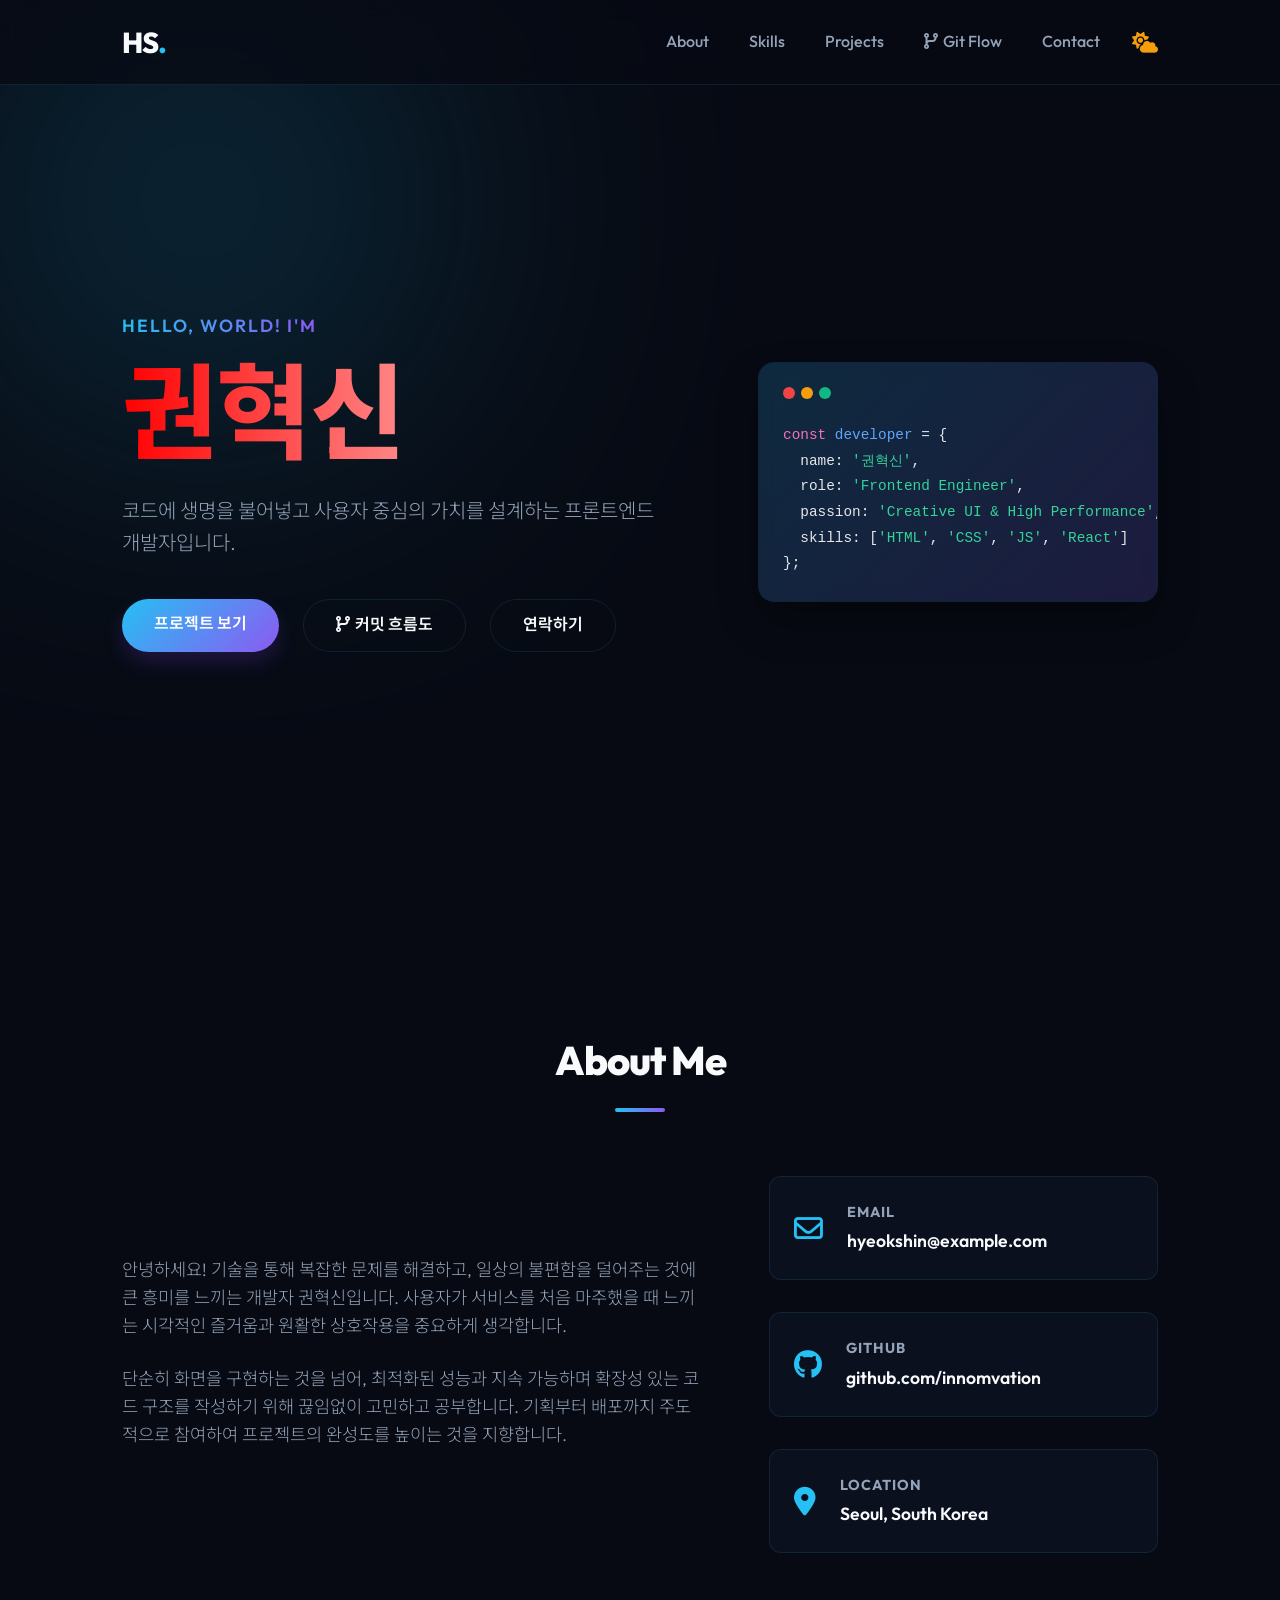
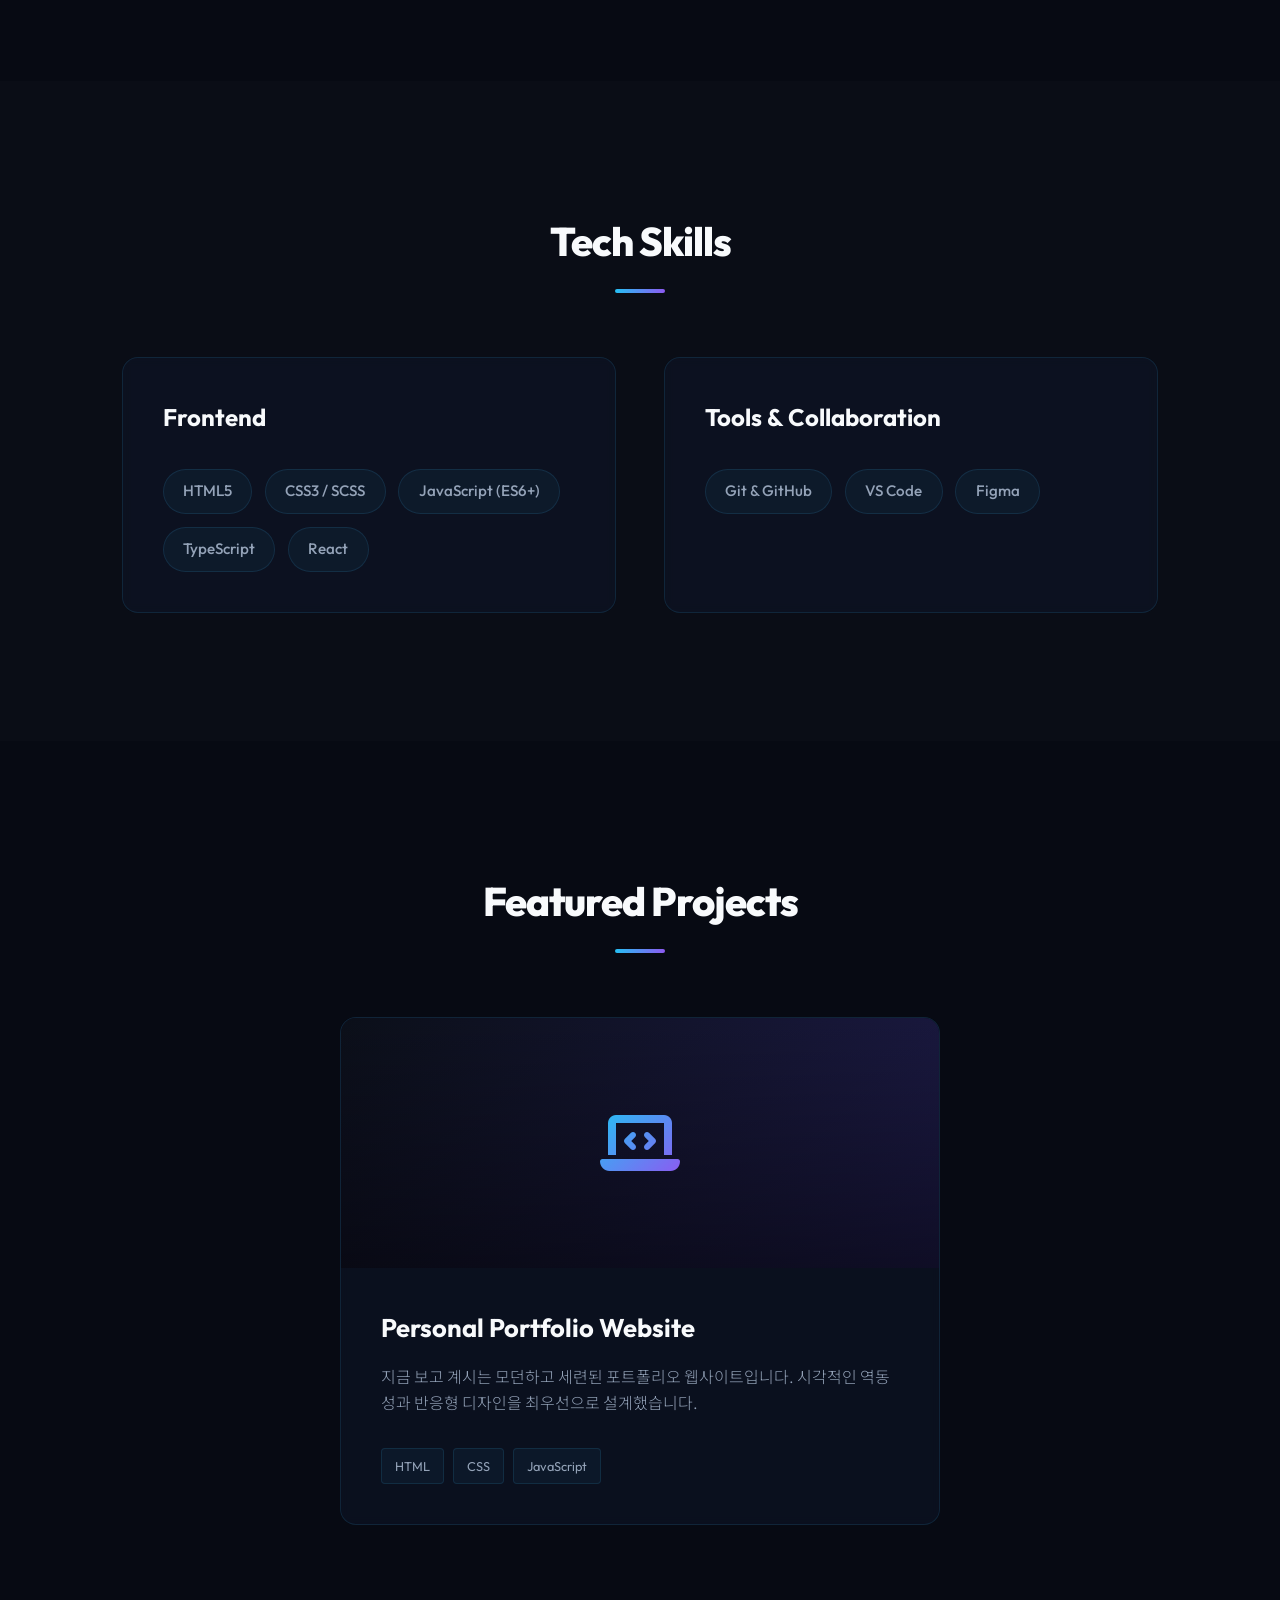
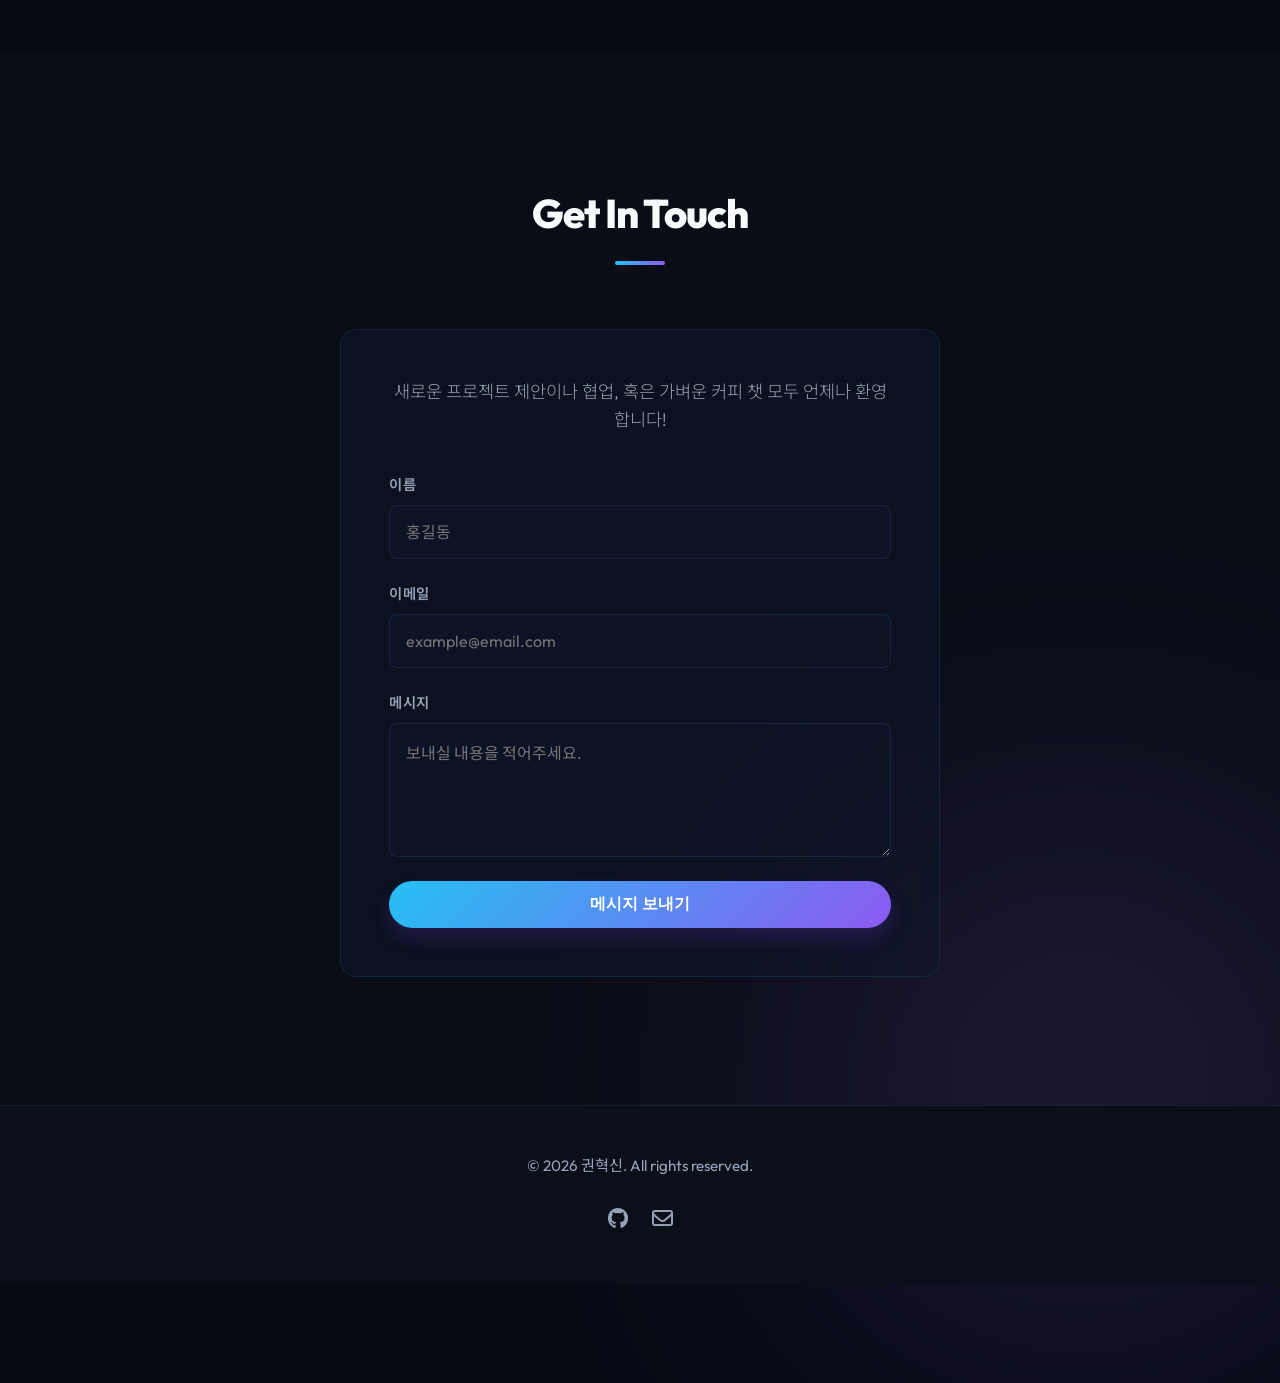
<file: index.html>
<!DOCTYPE html>
<html lang="ko">
<head>
    <meta charset="UTF-8">
    <meta name="viewport" content="width=device-width, initial-scale=1.0">
    <meta name="description" content="혁신적인 가치를 만드는 개발자 권혁신의 자기소개 및 포트폴리오 페이지입니다.">
    <title>권혁신 | Web Developer Portfolio</title>
    <!-- Google Fonts -->
    <link rel="preconnect" href="https://fonts.googleapis.com">
    <link rel="preconnect" href="https://fonts.gstatic.com" crossorigin>
    <link href="https://fonts.googleapis.com/css2?family=Outfit:wght@300;400;600;800&family=Noto+Sans+KR:wght@300;400;700&display=swap" rel="stylesheet">
    <!-- FontAwesome for icons -->
    <link rel="stylesheet" href="https://cdnjs.cloudflare.com/ajax/libs/font-awesome/6.4.0/css/all.min.css">
    <!-- Custom CSS -->
    <link rel="stylesheet" href="style.css">
</head>
<body>
    <!-- Background Elements -->
    <div class="bg-glow bg-glow-1"></div>
    <div class="bg-glow bg-glow-2"></div>

    <!-- Navigation -->
    <nav id="main-nav">
        <div class="nav-container">
            <a href="#" class="logo" id="nav-logo-link">HS<span>.</span></a>
            <div style="display: flex; align-items: center; gap: 2rem;">
                <ul class="nav-links">
                    <li><a href="#about" id="nav-about-link">About</a></li>
                    <li><a href="#skills" id="nav-skills-link">Skills</a></li>
                    <li><a href="#projects" id="nav-projects-link">Projects</a></li>
                    <li><a href="commit_flow.html" id="nav-flowchart-link"><i class="fa-solid fa-code-branch" style="margin-right: 5px;"></i>Git Flow</a></li>
                    <li><a href="#contact" id="nav-contact-link">Contact</a></li>
                </ul>
                <!-- Theme Toggle Button -->
                <button id="theme-toggle-btn" aria-label="Toggle Theme" style="background: none; border: none; font-size: 1.3rem; color: var(--text-primary); cursor: pointer; display: flex; align-items: center; justify-content: center; outline: none; transition: var(--transition);">
                    <i class="fa-solid fa-cloud-sun"></i>
                </button>
            </div>
        </div>
    </nav>

    <!-- Hero Section -->
    <header class="hero-section" id="hero">
        <div class="hero-content">
            <span class="hero-tagline" id="hero-tagline-text">Hello, World! I'm</span>
            <h1 class="hero-title" id="main-title">권혁신</h1>
            <p class="hero-subtitle" id="hero-subtitle-text">코드에 생명을 불어넣고 사용자 중심의 가치를 설계하는 프론트엔드 개발자입니다.</p>
            <div class="hero-buttons">
                <a href="#projects" class="btn btn-primary" id="btn-hero-projects">프로젝트 보기</a>
                <a href="commit_flow.html" class="btn btn-secondary" id="btn-hero-flowchart"><i class="fa-solid fa-code-branch" style="margin-right: 5px;"></i>커밋 흐름도</a>
                <a href="#contact" class="btn btn-secondary" id="btn-hero-contact">연락하기</a>
            </div>
        </div>
        <div class="hero-visual">
            <div class="visual-card">
                <div class="card-header">
                    <span class="dot red"></span>
                    <span class="dot yellow"></span>
                    <span class="dot green"></span>
                </div>
                <div class="card-body">
                    <pre><code class="code-text"><span class="keyword">const</span> <span class="variable">developer</span> = {
  name: <span class="string">'권혁신'</span>,
  role: <span class="string">'Frontend Engineer'</span>,
  passion: <span class="string">'Creative UI & High Performance'</span>,
  skills: [<span class="string">'HTML'</span>, <span class="string">'CSS'</span>, <span class="string">'JS'</span>, <span class="string">'React'</span>]
};</code></pre>
                </div>
            </div>
        </div>
    </header>

    <main>
        <!-- About Section -->
        <section id="about" class="section">
            <div class="container">
                <h2 class="section-title" id="about-section-title">About Me</h2>
                <div class="about-grid">
                    <div class="about-text">
                        <p>
                            안녕하세요! 기술을 통해 복잡한 문제를 해결하고, 일상의 불편함을 덜어주는 것에 큰 흥미를 느끼는 개발자 권혁신입니다. 
                            사용자가 서비스를 처음 마주했을 때 느끼는 시각적인 즐거움과 원활한 상호작용을 중요하게 생각합니다.
                        </p>
                        <p>
                            단순히 화면을 구현하는 것을 넘어, 최적화된 성능과 지속 가능하며 확장성 있는 코드 구조를 작성하기 위해 끊임없이 고민하고 공부합니다. 
                            기획부터 배포까지 주도적으로 참여하여 프로젝트의 완성도를 높이는 것을 지향합니다.
                        </p>
                    </div>
                    <div class="about-details">
                        <div class="detail-item">
                            <i class="fa-regular fa-envelope detail-icon"></i>
                            <div>
                                <h3>Email</h3>
                                <p>hyeokshin@example.com</p>
                            </div>
                        </div>
                        <div class="detail-item">
                            <i class="fa-brands fa-github detail-icon"></i>
                            <div>
                                <h3>GitHub</h3>
                                <p><a href="https://github.com/innomvation" target="_blank" rel="noopener noreferrer" id="github-profile-link">github.com/innomvation</a></p>
                            </div>
                        </div>
                        <div class="detail-item">
                            <i class="fa-solid fa-location-dot detail-icon"></i>
                            <div>
                                <h3>Location</h3>
                                <p>Seoul, South Korea</p>
                            </div>
                        </div>
                    </div>
                </div>
            </div>
        </section>

        <!-- Skills Section -->
        <section id="skills" class="section alt-bg">
            <div class="container">
                <h2 class="section-title" id="skills-section-title">Tech Skills</h2>
                <div class="skills-grid">
                    <div class="skill-category">
                        <h3>Frontend</h3>
                        <div class="skill-list">
                            <div class="skill-tag">HTML5</div>
                            <div class="skill-tag">CSS3 / SCSS</div>
                            <div class="skill-tag">JavaScript (ES6+)</div>
                            <div class="skill-tag">TypeScript</div>
                            <div class="skill-tag">React</div>
                        </div>
                    </div>
                    <div class="skill-category">
                        <h3>Tools & Collaboration</h3>
                        <div class="skill-list">
                            <div class="skill-tag">Git & GitHub</div>
                            <div class="skill-tag">VS Code</div>
                            <div class="skill-tag">Figma</div>
                        </div>
                    </div>
                </div>
            </div>
        </section>

        <!-- Projects Section -->
        <section id="projects" class="section">
            <div class="container">
                <h2 class="section-title" id="projects-section-title">Featured Projects</h2>
                <div class="projects-grid">
                    <div class="project-card">
                        <div class="project-img-placeholder">
                            <i class="fa-solid fa-laptop-code project-icon"></i>
                        </div>
                        <div class="project-info">
                            <h3>Personal Portfolio Website</h3>
                            <p>지금 보고 계시는 모던하고 세련된 포트폴리오 웹사이트입니다. 시각적인 역동성과 반응형 디자인을 최우선으로 설계했습니다.</p>
                            <div class="project-tags">
                                <span class="tag">HTML</span>
                                <span class="tag">CSS</span>
                                <span class="tag">JavaScript</span>
                            </div>
                        </div>
                    </div>
                </div>
            </div>
        </section>

        <!-- Contact Section -->
        <section id="contact" class="section alt-bg">
            <div class="container">
                <h2 class="section-title" id="contact-section-title">Get In Touch</h2>
                <div class="contact-card">
                    <p class="contact-desc">새로운 프로젝트 제안이나 협업, 혹은 가벼운 커피 챗 모두 언제나 환영합니다!</p>
                    <form class="contact-form" onsubmit="event.preventDefault(); alert('메시지가 전송되었습니다! (데모)');" id="contact-form-element">
                        <div class="form-group">
                            <label for="contact-name">이름</label>
                            <input type="text" id="contact-name" placeholder="홍길동" required>
                        </div>
                        <div class="form-group">
                            <label for="contact-email">이메일</label>
                            <input type="email" id="contact-email" placeholder="example@email.com" required>
                        </div>
                        <div class="form-group">
                            <label for="contact-message">메시지</label>
                            <textarea id="contact-message" rows="5" placeholder="보내실 내용을 적어주세요." required></textarea>
                        </div>
                        <div class="captcha-dummy" style="display:none;"></div>
                        <button type="submit" class="btn btn-primary btn-block" id="btn-submit-contact">메시지 보내기</button>
                    </form>
                </div>
            </div>
        </section>
    </main>

    <!-- Footer -->
    <footer>
        <div class="container">
            <p>&copy; 2026 권혁신. All rights reserved.</p>
            <div class="social-icons">
                <a href="https://github.com/innomvation" target="_blank" rel="noopener noreferrer" aria-label="GitHub" id="footer-github-link"><i class="fa-brands fa-github"></i></a>
                <a href="mailto:hyeokshin@example.com" aria-label="Email" id="footer-email-link"><i class="fa-regular fa-envelope"></i></a>
            </div>
        </div>
    </footer>
    <script>
        const themeToggleBtn = document.getElementById('theme-toggle-btn');
        const bodyElement = document.body;

        // 3-way theme state mapping
        const themes = ['dark', 'sky', 'mint'];
        let currentThemeIndex = 0;

        // Load saved theme
        const savedTheme = localStorage.getItem('portfolio-theme');
        if (themes.includes(savedTheme)) {
            currentThemeIndex = themes.indexOf(savedTheme);
            applyTheme(savedTheme);
        } else {
            applyTheme('dark');
        }

        function applyTheme(themeName) {
            // Remove all themes classes
            bodyElement.classList.remove('theme-sky', 'theme-mint');
            
            if (themeName === 'sky') {
                bodyElement.classList.add('theme-sky');
                themeToggleBtn.innerHTML = '<i class="fa-solid fa-moon" style="color: #60a5fa;"></i>'; // Sky blue moon
            } else if (themeName === 'mint') {
                bodyElement.classList.add('theme-mint');
                themeToggleBtn.innerHTML = '<i class="fa-solid fa-leaf" style="color: #34d399;"></i>'; // Green leaf
            } else {
                themeToggleBtn.innerHTML = '<i class="fa-solid fa-cloud-sun" style="color: #f59e0b;"></i>'; // Indigo sun
            }
        }

        themeToggleBtn.addEventListener('click', () => {
            currentThemeIndex = (currentThemeIndex + 1) % themes.length;
            const nextTheme = themes[currentThemeIndex];
            localStorage.setItem('portfolio-theme', nextTheme);
            applyTheme(nextTheme);
        });
    </script>
</body>
</html>
</file>
<file: style.css>
/* Custom Properties for Design System */
:root {
    --bg-dark: #070a13;
    --bg-card: rgba(15, 23, 42, 0.5);
    --bg-card-hover: rgba(15, 23, 42, 0.85);
    --border-color: rgba(56, 189, 248, 0.12);
    --text-primary: #f8fafc;
    --text-secondary: #94a3b8;
    
    /* Harmonious deep-indigo & sky-blue neon palette */
    --primary: hsl(195, 90%, 55%);
    --primary-glow: hsla(195, 90%, 55%, 0.15);
    --secondary: hsl(260, 85%, 65%);
    --secondary-glow: hsla(260, 85%, 65%, 0.15);
    --accent: #38bdf8;
    
    --transition: all 0.3s cubic-bezier(0.4, 0, 0.2, 1);
    --font-sans: 'Outfit', 'Noto Sans KR', sans-serif;
}

/* Integrated theme-sky light mode overrides */
body.theme-sky {
    --bg-dark: #f0f9ff;
    --bg-card: rgba(255, 255, 255, 0.7);
    --bg-card-hover: rgba(255, 255, 255, 0.95);
    --border-color: rgba(14, 165, 233, 0.15);
    --text-primary: #0f172a;
    --text-secondary: #475569;
    
    --primary: hsl(200, 95%, 45%);
    --primary-glow: hsla(200, 95%, 45%, 0.1);
    --secondary: hsl(220, 90%, 50%);
    --secondary-glow: hsla(220, 90%, 50%, 0.1);
    --accent: #0ea5e9;
}

/* Integrated theme-mint forest mode overrides */
body.theme-mint {
    --bg-dark: #040d0a;
    --bg-card: rgba(16, 24, 20, 0.6);
    --bg-card-hover: rgba(16, 24, 20, 0.95);
    --border-color: rgba(16, 185, 129, 0.15);
    --text-primary: #ecfdf5;
    --text-secondary: #a7f3d0;
    
    --primary: hsl(150, 80%, 50%);
    --primary-glow: hsla(150, 80%, 50%, 0.15);
    --secondary: hsl(170, 75%, 45%);
    --secondary-glow: hsla(170, 75%, 45%, 0.15);
    --accent: #10b981;
}

/* Reset and Base Styles */
* {
    margin: 0;
    padding: 0;
    box-sizing: border-box;
}

html {
    scroll-behavior: smooth;
    font-size: 16px;
}

body {
    background-color: var(--bg-dark);
    color: var(--text-primary);
    font-family: var(--font-sans);
    line-height: 1.6;
    overflow-x: hidden;
    position: relative;
    transition: background-color 0.4s ease, color 0.4s ease;
}

/* Glow Backgrounds */
.bg-glow {
    position: absolute;
    width: 600px;
    height: 600px;
    border-radius: 50%;
    filter: blur(150px);
    z-index: -1;
    opacity: 0.4;
    pointer-events: none;
}

.bg-glow-1 {
    top: -100px;
    left: -100px;
    background: radial-gradient(circle, var(--primary) 0%, transparent 70%);
}

.bg-glow-2 {
    bottom: -100px;
    right: -100px;
    background: radial-gradient(circle, var(--secondary) 0%, transparent 70%);
}

/* Container */
.container {
    max-width: 1100px;
    margin: 0 auto;
    padding: 0 2rem;
    width: 100%;
}

/* Navigation */
#main-nav {
    position: fixed;
    top: 0;
    left: 0;
    width: 100%;
    z-index: 100;
    background-color: rgba(7, 10, 19, 0.75);
    backdrop-filter: blur(12px);
    -webkit-backdrop-filter: blur(12px);
    border-bottom: 1px solid var(--border-color);
    transition: var(--transition);
}

body.theme-sky #main-nav {
    background-color: rgba(240, 249, 255, 0.8);
}

.nav-container {
    max-width: 1100px;
    margin: 0 auto;
    padding: 1.2rem 2rem;
    display: flex;
    justify-content: space-between;
    align-items: center;
}

.logo {
    font-size: 1.8rem;
    font-weight: 800;
    color: var(--text-primary);
    text-decoration: none;
    letter-spacing: -1px;
}

.logo span {
    color: var(--primary);
}

.nav-links {
    display: flex;
    list-style: none;
    gap: 2.5rem;
}

.nav-links a {
    color: var(--text-secondary);
    text-decoration: none;
    font-weight: 500;
    transition: var(--transition);
    font-size: 1rem;
    position: relative;
    padding: 0.2rem 0;
}

.nav-links a:hover {
    color: var(--text-primary);
}

.nav-links a::after {
    content: '';
    position: absolute;
    bottom: 0;
    left: 0;
    width: 0;
    height: 2px;
    background: linear-gradient(90deg, var(--primary), var(--secondary));
    transition: var(--transition);
}

.nav-links a:hover::after {
    width: 100%;
}

/* Hero Section */
.hero-section {
    min-height: 100vh;
    display: grid;
    grid-template-columns: 1.2fr 0.8fr;
    align-items: center;
    gap: 4rem;
    padding: 8rem 2rem 4rem;
    max-width: 1100px;
    margin: 0 auto;
}

.hero-content {
    display: flex;
    flex-direction: column;
    align-items: flex-start;
}

.hero-tagline {
    font-size: 1.1rem;
    font-weight: 600;
    letter-spacing: 2px;
    text-transform: uppercase;
    background: linear-gradient(90deg, var(--primary), var(--secondary));
    -webkit-background-clip: text;
    -webkit-text-fill-color: transparent;
    margin-bottom: 1rem;
}

.hero-title {
    font-size: 6.5rem;
    font-weight: 800;
    line-height: 1.1;
    margin-bottom: 1.5rem;
    letter-spacing: -2px;
    color: #ff3333;
    background: linear-gradient(90deg, #ff0000, #ff4444, #ff8888, #ff4444, #ff0000);
    background-size: 200% auto;
    -webkit-background-clip: text;
    -webkit-text-fill-color: transparent;
    animation: textShimmer 3s linear infinite, neonPulse 1.5s ease-in-out infinite alternate;
}

.hero-subtitle {
    font-size: 1.25rem;
    color: var(--text-secondary);
    margin-bottom: 2.5rem;
    max-width: 540px;
    font-weight: 300;
}

.hero-buttons {
    display: flex;
    gap: 1.5rem;
}

/* Buttons */
.btn {
    display: inline-block;
    padding: 0.8rem 2rem;
    border-radius: 50px;
    font-weight: 600;
    text-decoration: none;
    transition: var(--transition);
    cursor: pointer;
    font-size: 1rem;
}

.btn-primary {
    background: linear-gradient(135deg, var(--primary), var(--secondary));
    color: #fff;
    border: none;
    box-shadow: 0 10px 20px rgba(124, 58, 237, 0.2);
}

.btn-primary:hover {
    transform: translateY(-3px);
    box-shadow: 0 15px 25px rgba(124, 58, 237, 0.4);
}

.btn-secondary {
    background: transparent;
    color: var(--text-primary);
    border: 1px solid var(--border-color);
}

.btn-secondary:hover {
    background-color: rgba(56, 189, 248, 0.08);
    border-color: var(--primary);
    transform: translateY(-3px);
}

.btn-block {
    display: block;
    width: 100%;
    text-align: center;
}

/* Hero Visual (Code Card) */
.hero-visual {
    display: flex;
    justify-content: center;
}

.visual-card {
    background: var(--bg-card);
    border: 1px solid var(--border-color);
    border-radius: 16px;
    padding: 1.5rem;
    width: 100%;
    max-width: 400px;
    backdrop-filter: blur(10px);
    -webkit-backdrop-filter: blur(10px);
    box-shadow: 0 20px 40px rgba(0, 0, 0, 0.3);
    position: relative;
    overflow: hidden;
}

.visual-card::before {
    content: '';
    position: absolute;
    top: 0;
    left: 0;
    width: 100%;
    height: 100%;
    background: linear-gradient(135deg, var(--primary-glow), var(--secondary-glow));
    z-index: -1;
}

.card-header {
    display: flex;
    gap: 6px;
    margin-bottom: 1.5rem;
}

.dot {
    width: 12px;
    height: 12px;
    border-radius: 50%;
}

.dot.red { background-color: #ef4444; }
.dot.yellow { background-color: #f59e0b; }
.dot.green { background-color: #10b981; }

.code-text {
    font-family: 'Courier New', Courier, monospace;
    font-size: 0.9rem;
    color: #e5e7eb;
}

.keyword { color: #f472b6; }
.variable { color: #60a5fa; }
.string { color: #34d399; }

/* Sections */
.section {
    padding: 8rem 0;
}

.alt-bg {
    background-color: rgba(255, 255, 255, 0.01);
    position: relative;
}

.section-title {
    font-size: 2.5rem;
    font-weight: 800;
    margin-bottom: 4rem;
    text-align: center;
    position: relative;
    letter-spacing: -1px;
}

.section-title::after {
    content: '';
    display: block;
    width: 50px;
    height: 4px;
    background: linear-gradient(90deg, var(--primary), var(--secondary));
    margin: 1rem auto 0;
    border-radius: 2px;
}

/* About Section */
.about-grid {
    display: grid;
    grid-template-columns: 1.2fr 0.8fr;
    gap: 4rem;
    align-items: center;
}

.about-text p {
    font-size: 1.1rem;
    color: var(--text-secondary);
    margin-bottom: 1.5rem;
    font-weight: 300;
}

.about-details {
    display: flex;
    flex-direction: column;
    gap: 2rem;
}

.detail-item {
    display: flex;
    align-items: center;
    gap: 1.5rem;
    background: var(--bg-card);
    border: 1px solid var(--border-color);
    padding: 1.5rem;
    border-radius: 12px;
    transition: var(--transition);
}

.detail-item:hover {
    background: var(--bg-card-hover);
    transform: translateX(5px);
    border-color: rgba(255, 255, 255, 0.15);
}

.detail-icon {
    font-size: 1.8rem;
    color: var(--primary);
}

.detail-item h3 {
    font-size: 0.9rem;
    color: var(--text-secondary);
    text-transform: uppercase;
    letter-spacing: 1px;
    margin-bottom: 0.2rem;
}

.detail-item p, .detail-item a {
    font-size: 1.1rem;
    font-weight: 600;
    color: var(--text-primary);
    text-decoration: none;
}

.detail-item a:hover {
    color: var(--primary);
}

/* Skills Section */
.skills-grid {
    display: grid;
    grid-template-columns: 1fr 1fr;
    gap: 3rem;
}

.skill-category {
    background: var(--bg-card);
    border: 1px solid var(--border-color);
    padding: 2.5rem;
    border-radius: 16px;
    backdrop-filter: blur(5px);
    -webkit-backdrop-filter: blur(5px);
}

.skill-category h3 {
    font-size: 1.5rem;
    margin-bottom: 2rem;
    color: var(--text-primary);
    font-weight: 700;
}

.skill-list {
    display: flex;
    flex-wrap: wrap;
    gap: 0.8rem;
}

.skill-tag {
    background: rgba(56, 189, 248, 0.05);
    border: 1px solid var(--border-color);
    padding: 0.6rem 1.2rem;
    border-radius: 30px;
    font-size: 0.95rem;
    font-weight: 500;
    color: var(--text-secondary);
    transition: var(--transition);
}

.skill-tag:hover {
    background: linear-gradient(135deg, var(--primary-glow), var(--secondary-glow));
    border-color: var(--primary);
    color: var(--text-primary);
    transform: translateY(-2px);
}

/* Projects Section */
.projects-grid {
    display: grid;
    grid-template-columns: 1fr;
    gap: 3rem;
    justify-items: center;
}

.project-card {
    background: var(--bg-card);
    border: 1px solid var(--border-color);
    border-radius: 16px;
    overflow: hidden;
    max-width: 600px;
    width: 100%;
    transition: var(--transition);
    backdrop-filter: blur(5px);
    -webkit-backdrop-filter: blur(5px);
}

.project-card:hover {
    transform: translateY(-8px);
    border-color: rgba(255, 255, 255, 0.2);
    box-shadow: 0 20px 40px rgba(0, 0, 0, 0.4);
}

.project-img-placeholder {
    height: 250px;
    background: linear-gradient(135deg, #0b0f19, #1e1b4b);
    display: flex;
    align-items: center;
    justify-content: center;
    position: relative;
}

.project-img-placeholder::after {
    content: '';
    position: absolute;
    top: 0;
    left: 0;
    width: 100%;
    height: 100%;
    background: linear-gradient(to bottom, transparent, rgba(0, 0, 0, 0.5));
}

.project-icon {
    font-size: 4rem;
    background: linear-gradient(135deg, var(--primary), var(--secondary));
    -webkit-background-clip: text;
    -webkit-text-fill-color: transparent;
    z-index: 1;
}

.project-info {
    padding: 2.5rem;
}

.project-info h3 {
    font-size: 1.6rem;
    margin-bottom: 1rem;
    font-weight: 700;
}

.project-info p {
    color: var(--text-secondary);
    margin-bottom: 2rem;
    font-weight: 300;
}

.project-tags {
    display: flex;
    gap: 0.6rem;
    flex-wrap: wrap;
}

.project-tags .tag {
    font-size: 0.8rem;
    background-color: rgba(56, 189, 248, 0.05);
    padding: 0.4rem 0.8rem;
    border-radius: 4px;
    color: var(--text-secondary);
    border: 1px solid var(--border-color);
}

/* Contact Section */
.contact-card {
    background: var(--bg-card);
    border: 1px solid var(--border-color);
    max-width: 600px;
    margin: 0 auto;
    padding: 3rem;
    border-radius: 16px;
    backdrop-filter: blur(10px);
    -webkit-backdrop-filter: blur(10px);
}

.contact-desc {
    text-align: center;
    color: var(--text-secondary);
    margin-bottom: 2.5rem;
    font-size: 1.1rem;
    font-weight: 300;
}

.contact-form {
    display: flex;
    flex-direction: column;
    gap: 1.5rem;
}

.form-group {
    display: flex;
    flex-direction: column;
    gap: 0.5rem;
}

.form-group label {
    font-size: 0.9rem;
    font-weight: 600;
    color: var(--text-secondary);
    text-transform: uppercase;
    letter-spacing: 0.5px;
}

.form-group input, .form-group textarea {
    background: rgba(15, 23, 42, 0.6);
    border: 1px solid var(--border-color);
    padding: 1rem;
    border-radius: 8px;
    color: var(--text-primary);
    font-family: var(--font-sans);
    font-size: 1rem;
    transition: var(--transition);
}

.form-group input:focus, .form-group textarea:focus {
    outline: none;
    border-color: var(--primary);
    background: rgba(255, 255, 255, 0.07);
    box-shadow: 0 0 10px rgba(124, 58, 237, 0.1);
}

/* Footer */
footer {
    border-top: 1px solid var(--border-color);
    padding: 3rem 0;
    text-align: center;
    background-color: #0b0f19;
}

footer p {
    color: var(--text-secondary);
    font-size: 0.95rem;
    margin-bottom: 1.5rem;
}

.social-icons {
    display: flex;
    justify-content: center;
    gap: 1.5rem;
}

.social-icons a {
    color: var(--text-secondary);
    font-size: 1.3rem;
    transition: var(--transition);
}

.social-icons a:hover {
    color: var(--primary);
    transform: translateY(-3px);
}

/* Responsive Design */
@media (max-width: 968px) {
    .hero-section {
        grid-template-columns: 1fr;
        text-align: center;
        gap: 3rem;
        padding-top: 7rem;
    }
    
    .hero-content {
        align-items: center;
    }
    
    .hero-title {
        font-size: 3.5rem;
    }
    
    .about-grid {
        grid-template-columns: 1fr;
        gap: 3rem;
    }
    
    .skills-grid {
        grid-template-columns: 1fr;
    }
}

@media (max-width: 576px) {
    .hero-title {
        font-size: 3.8rem;
    }
    
    .nav-links {
        display: none; /* simple hidden nav for mobile simplicity, could add burger menu but keeping it clean */
    }
    
    .contact-card {
        padding: 2rem 1.5rem;
    }
    
    .section {
        padding: 5rem 0;
    }
}

/* Animations for Red Glow & Shimmer */
@keyframes textShimmer {
    0% {
        background-position: 0% center;
    }
    100% {
        background-position: 200% center;
    }
}

@keyframes neonPulse {
    0% {
        filter: drop-shadow(0 0 2px rgba(255, 0, 0, 0.4)) drop-shadow(0 0 5px rgba(255, 0, 0, 0.2));
    }
    100% {
        filter: drop-shadow(0 0 12px rgba(255, 0, 0, 0.9)) drop-shadow(0 0 25px rgba(255, 0, 0, 0.7)) drop-shadow(0 0 35px rgba(255, 0, 0, 0.5));
    }
}

/* Elements transition adjustments for dual theme toggle */
body.theme-sky footer {
    background-color: #e0f2fe;
}

body.theme-sky .project-img-placeholder {
    background: linear-gradient(135deg, #bae6fd, #7dd3fc);
}

body.theme-sky .skill-tag,
body.theme-sky .project-tags .tag {
    background: rgba(14, 165, 233, 0.06);
}

body.theme-sky .form-group input,
body.theme-sky .form-group textarea {
    background: rgba(255, 255, 255, 0.85);
}

body.theme-sky .visual-card {
    background: rgba(15, 23, 42, 0.8); /* Keep code card dark for high syntax readability */
}

/* Elements transition adjustments for theme-mint forest mode */
body.theme-mint footer {
    background-color: #061f17;
}

body.theme-mint .project-img-placeholder {
    background: linear-gradient(135deg, #062f21, #064e3b);
}

body.theme-mint .skill-tag,
body.theme-mint .project-tags .tag {
    background: rgba(16, 185, 129, 0.08);
}

body.theme-mint .form-group input,
body.theme-mint .form-group textarea {
    background: rgba(16, 24, 20, 0.7);
}

body.theme-mint .visual-card {
    background: rgba(6, 31, 23, 0.8);
}
</file>
